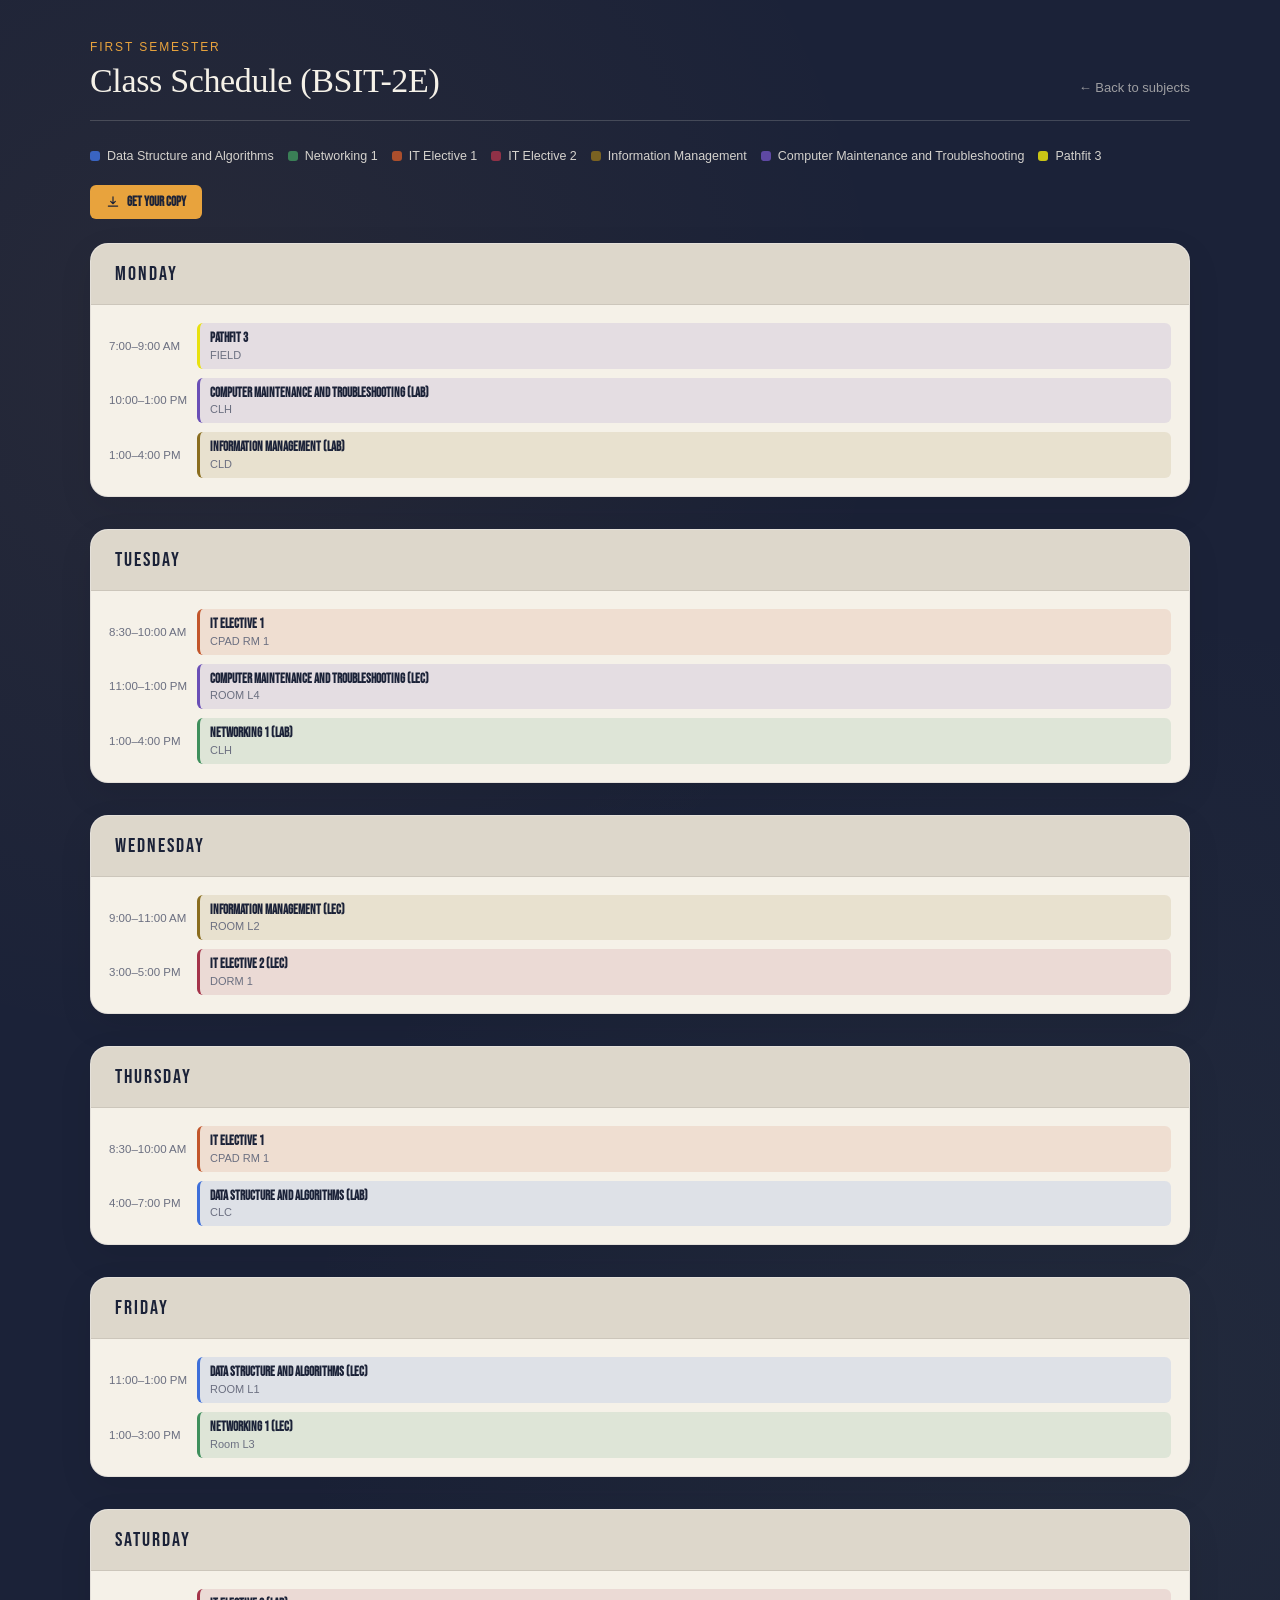
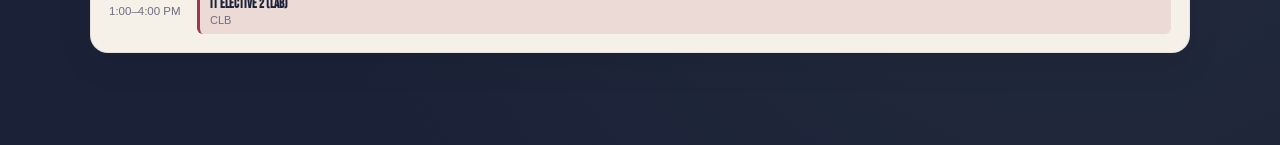
<file: schedule.html>
<!DOCTYPE html>
<html lang="en">
<head>
<meta charset="UTF-8">
<meta name="viewport" content="width=device-width, initial-scale=1">
<title>Class Schedule</title>
<link href="https://fonts.googleapis.com/css2?family=Bebas+Neue&family=VT323&display=swap" rel="stylesheet">
<link rel="stylesheet" href="schedule.css">
</head>
<body>

<div class="wrap">

  <div class="header">
    <div>
      <p class="eyebrow">First semester</p>
      <h1>Class Schedule (BSIT-2E)</h1>
    </div>
    <a href="first-semester.html" class="back-link">← Back to subjects</a>
  </div>

  <div class="legend">
    <div class="legend-item"><span class="legend-swatch" style="background:#3E6FD9;"></span>Data Structure and Algorithms</div>
    <div class="legend-item"><span class="legend-swatch" style="background:#3F8F5C;"></span>Networking 1</div>
    <div class="legend-item"><span class="legend-swatch" style="background:#C2562B;"></span>IT Elective 1</div>
    <div class="legend-item"><span class="legend-swatch" style="background:#A4344A;"></span>IT Elective 2</div>
    <div class="legend-item"><span class="legend-swatch" style="background:#8A6D1F;"></span>Information Management</div>
    <div class="legend-item"><span class="legend-swatch" style="background:#6A4FB6;"></span>Computer Maintenance and Troubleshooting</div>
    <div class="legend-item"><span class="legend-swatch" style="background:#e8e10f;"></span>Pathfit 3</div>
  </div>

  <a href="images/schedule.png" download class="btn-download btn-download-below">
    <svg viewBox="0 0 24 24" fill="none" stroke="currentColor" stroke-width="2">
      <path d="M12 3v12m0 0l-4-4m4 4l4-4M4 19h16" stroke-linecap="round" stroke-linejoin="round"/>
    </svg>
    Get your copy
  </a>

  <div class="days-grid">

    <div class="day-card">
      <div class="day-card-header">Monday</div>
      <div class="day-card-body">
        <div class="day-slot-row">
          <span class="day-slot-time">7:00–9:00 AM</span>
          <div class="slot" style="--slot-color:rgba(106,79,182,0.12);--slot-border:#e8e10f;"><span class="slot-name">Pathfit 3</span><span class="slot-room">FIELD</span></div>
        </div>
        <div class="day-slot-row">
          <span class="day-slot-time">10:00–1:00 PM</span>
          <div class="slot" style="--slot-color:rgba(106,79,182,0.12);--slot-border:#6A4FB6;"><span class="slot-name">Computer Maintenance and Troubleshooting (LAB)</span><span class="slot-room">CLH</span></div>
        </div>
        <div class="day-slot-row">
          <span class="day-slot-time">1:00–4:00 PM</span>
          <div class="slot" style="--slot-color:rgba(138,109,31,0.12);--slot-border:#8A6D1F;"><span class="slot-name">Information Management (LAB)</span><span class="slot-room">CLD</span></div>
        </div>
      </div>
    </div>

    <div class="day-card">
      <div class="day-card-header">Tuesday</div>
      <div class="day-card-body">
        <div class="day-slot-row">
          <span class="day-slot-time">8:30–10:00 AM</span>
          <div class="slot" style="--slot-color:rgba(194,86,43,0.12);--slot-border:#C2562B;"><span class="slot-name">IT Elective 1</span><span class="slot-room">CPAD RM 1</span></div>
        </div>
        <div class="day-slot-row">
          <span class="day-slot-time">11:00–1:00 PM</span>
          <div class="slot" style="--slot-color:rgba(106,79,182,0.12);--slot-border:#6A4FB6;"><span class="slot-name">Computer Maintenance and Troubleshooting (LEC)</span><span class="slot-room">ROOM L4</span></div>
        </div>
        <div class="day-slot-row">
          <span class="day-slot-time">1:00–4:00 PM</span>
          <div class="slot" style="--slot-color:rgba(63,143,92,0.12);--slot-border:#3F8F5C;"><span class="slot-name">Networking 1 (LAB)</span><span class="slot-room">CLH</span></div>
        </div>
      </div>
    </div>

    <div class="day-card">
      <div class="day-card-header">Wednesday</div>
      <div class="day-card-body">
        <div class="day-slot-row">
          <span class="day-slot-time">9:00–11:00 AM</span>
          <div class="slot" style="--slot-color:rgba(138,109,31,0.12);--slot-border:#8A6D1F;"><span class="slot-name">Information Management (LEC)</span><span class="slot-room">ROOM L2</span></div>
        </div>
        <div class="day-slot-row">
          <span class="day-slot-time">3:00–5:00 PM</span>
          <div class="slot" style="--slot-color:rgba(164,52,74,0.12);--slot-border:#A4344A;"><span class="slot-name">IT Elective 2 (LEC)</span><span class="slot-room">DORM 1</span></div>
        </div>
      </div>
    </div>

    <div class="day-card">
      <div class="day-card-header">Thursday</div>
      <div class="day-card-body">
        <div class="day-slot-row">
          <span class="day-slot-time">8:30–10:00 AM</span>
          <div class="slot" style="--slot-color:rgba(194,86,43,0.12);--slot-border:#C2562B;"><span class="slot-name">IT Elective 1</span><span class="slot-room">CPAD RM 1</span></div>
        </div>
        <div class="day-slot-row">
          <span class="day-slot-time">4:00–7:00 PM</span>
          <div class="slot" style="--slot-color:rgba(62,111,217,0.12);--slot-border:#3E6FD9;"><span class="slot-name">Data Structure and Algorithms (LAB)</span><span class="slot-room">CLC</span></div>
        </div>
      </div>
    </div>

    <div class="day-card">
      <div class="day-card-header">Friday</div>
      <div class="day-card-body">
        <div class="day-slot-row">
          <span class="day-slot-time">11:00–1:00 PM</span>
          <div class="slot" style="--slot-color:rgba(62,111,217,0.12);--slot-border:#3E6FD9;"><span class="slot-name">Data Structure and Algorithms (LEC)</span><span class="slot-room">ROOM L1</span></div>
        </div>
        <div class="day-slot-row">
          <span class="day-slot-time">1:00–3:00 PM</span>
          <div class="slot" style="--slot-color:rgba(63,143,92,0.12);--slot-border:#3F8F5C;"><span class="slot-name">Networking 1 (LEC)</span><span class="slot-room">Room L3</span></div>
        </div>
      </div>
    </div>

    <div class="day-card">
      <div class="day-card-header">Saturday</div>
      <div class="day-card-body">
        <div class="day-slot-row">
          <span class="day-slot-time">1:00–4:00 PM</span>
          <div class="slot" style="--slot-color:rgba(164,52,74,0.12);--slot-border:#A4344A;"><span class="slot-name">IT Elective 2 (LAB)</span><span class="slot-room">CLB</span></div>
        </div>
      </div>
    </div>

  </div>

</div>

</body>
</html>
</file>
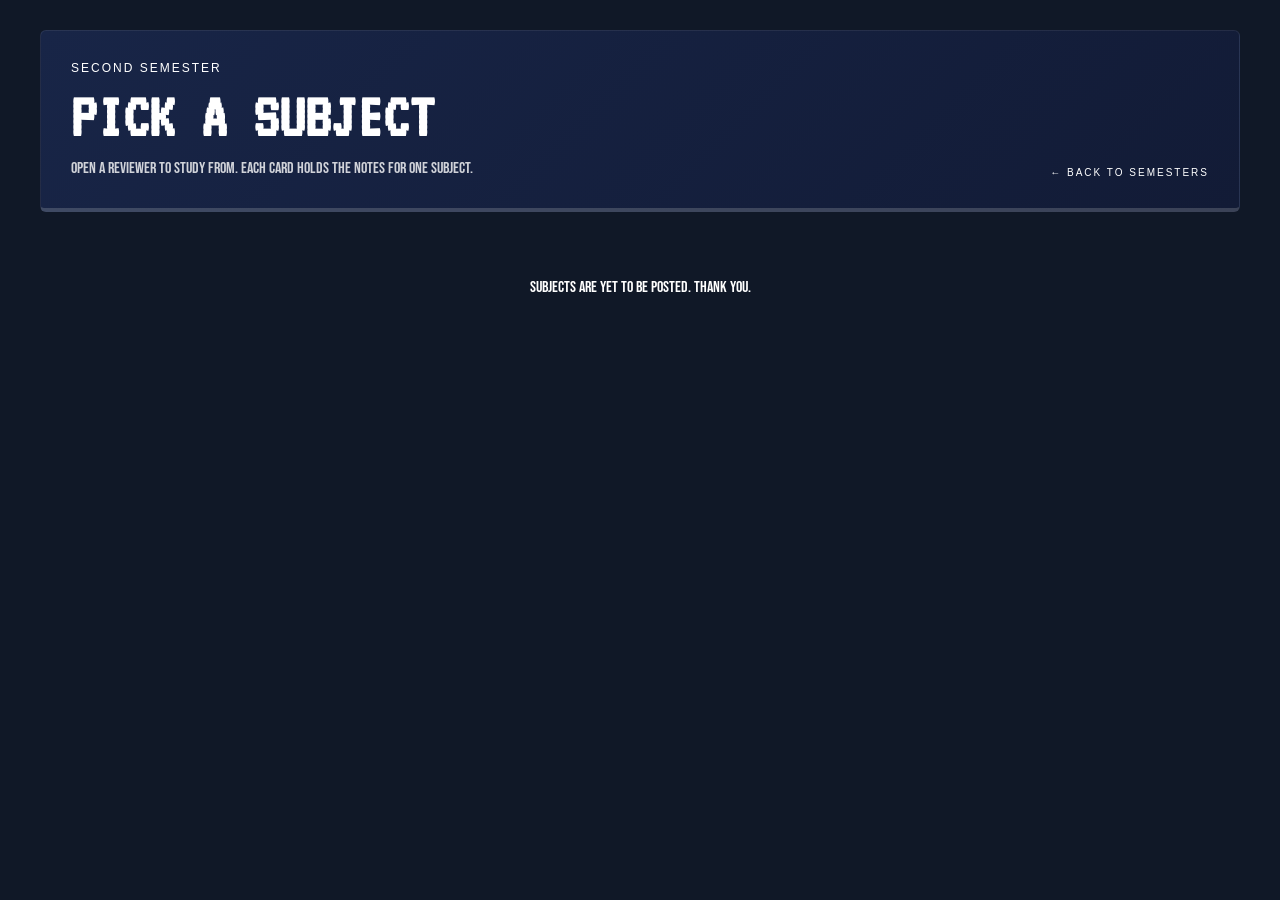
<file: second-semester.html>
<!DOCTYPE html>
<html lang="en">
<head>
<meta charset="UTF-8">
<title>Second Semester — Choose a Subject</title>
<link rel="stylesheet" href="first-semester.css">
<link href="https://fonts.googleapis.com/css2?family=Bebas+Neue&family=VT323&display=swap" rel="stylesheet">
<meta name="viewport" content="width=device-width, initial-scale=1.0">
</head>
<body>

<div class="wrap">

  <div class="header">
    <div>
      <p class="eyebrow">Second semester</p>
      <h1 style="font-family: VT323, monospace; font-size: 4rem;">PICK A SUBJECT</h1>
      <p class="subtitle">Open a reviewer to study from. Each card holds the notes for one subject.</p>
    </div>
    <a href="index.html" class="back-link">← Back to semesters</a>
  </div>

  <div class="grid">
    <p id="announcement" style="font-family:Bebas Neue;display: flex;
    justify-content: center;
    align-items: center; color:#FFFFFF;">Subjects are yet to be posted. Thank you.</p>
  </div>
</div>

</body>
</html>
</file>
<file: schedule.css>
:root {
    --ink: #1B2238;
    --paper: #F5F1E8;
    --paper-dim: #EAE4D6;
    --accent: #E8A33D;
    --sage: #7A8B6F;
    --text-dark: #1B2238;
    --text-muted: #6B6F80;
  }

  * { box-sizing: border-box; }

  body {
    margin: 0;
    background: var(--ink);
    background-image:
      radial-gradient(circle at 15% 20%, rgba(232,163,61,0.06), transparent 40%),
      radial-gradient(circle at 85% 80%, rgba(122,139,111,0.08), transparent 45%);
    font-family: 'Georgia', 'Times New Roman', serif;
    color: var(--paper);
    min-height: 100vh;
    padding: 40px 20px 60px;
  }

  .wrap {
    max-width: 1100px;
    margin: 0 auto;
  }

  .header {
    display: flex;
    justify-content: space-between;
    align-items: flex-end;
    border-bottom: 1px solid rgba(245,241,232,0.18);
    padding-bottom: 20px;
    margin-bottom: 28px;
    flex-wrap: wrap;
    gap: 14px;
  }

  .eyebrow {
    font-family: 'Helvetica Neue', Arial, sans-serif;
    font-size: 12px;
    letter-spacing: 0.16em;
    text-transform: uppercase;
    color: var(--accent);
    margin: 0 0 8px;
  }

  h1 {
    font-size: 34px;
    font-weight: 400;
    margin: 0;
    letter-spacing: -0.01em;
  }

  .back-link {
    font-family: 'Helvetica Neue', Arial, sans-serif;
    font-size: 13px;
    color: var(--paper);
    opacity: 0.6;
    text-decoration: none;
    border-bottom: 1px solid transparent;
    transition: opacity 0.2s ease, border-color 0.2s ease;
    white-space: nowrap;
    padding-bottom: 4px;
  }
  .back-link:hover { opacity: 1; border-color: var(--paper); }

  .btn-download-below {
    margin-bottom: 24px;
  }

  .btn-download {
    font-family: Bebas Neue;
    font-size: 13px;
    font-weight: 600;
    background: var(--accent);
    color: var(--ink);
    border: none;
    border-radius: 6px;
    padding: 9px 16px;
    cursor: pointer;
    display: inline-flex;
    align-items: center;
    gap: 7px;
    text-decoration: none;
    transition: transform 0.15s ease;
  }
  .btn-download:hover { transform: translateY(-1px); }

  .btn-download svg {
    width: 14px;
    height: 14px;
    flex-shrink: 0;
  }

  .legend {
    display: flex;
    flex-wrap: wrap;
    gap: 14px;
    margin-bottom: 22px;
    font-family: 'Helvetica Neue', Arial, sans-serif;
    font-size: 12.5px;
  }

  .legend-item {
    display: flex;
    align-items: center;
    gap: 7px;
    color: var(--paper);
    opacity: 0.85;
  }

  .legend-swatch {
    width: 10px;
    height: 10px;
    border-radius: 3px;
    flex-shrink: 0;
  }

  .slot {
    border-radius: 6px;
    padding: 8px 10px;
    display: flex;
    flex-direction: column;
    justify-content: center;
    gap: 2px;
    background: var(--slot-color, rgba(122,139,111,0.15));
    border-left: 3px solid var(--slot-border, var(--sage));
  }

  .slot-name {
    font-size: 12.5px;
    font-weight: 600;
    color: var(--text-dark);
    line-height: 1.25;
   font-family: Bebas Neue;
  }

  .slot-room {
    font-size: 11px;
    color: var(--text-muted);
   font-family: sans-serif;
  }

  .schedule-card {
    border-radius: 10px;
    overflow: hidden;
    color: var(--text-dark);
  }

  .schedule-scroll {
    overflow-x: auto;
  }

  .mobile-schedule { display: none; }

  .day-card {
     background:var(--paper);
    border-radius:18px;
    overflow:hidden;
    color:var(--text-dark);

    margin-bottom:32px;

    border:1px solid rgba(27,34,56,.08);

    box-shadow:
        0 12px 35px rgba(0,0,0,.08);

    transition:.25s;
  }

  .day-card:hover{
    transform:translateY(-4px);
    box-shadow:
        0 20px 45px rgba(0,0,0,.12);
}

  .day-card-header {
    padding:18px 24px;

    font-family:Bebas Neue;
    font-size:20px;
    letter-spacing:2px;

    background:#ddd7cb;

    border-bottom:1px solid rgba(0,0,0,.08);
  }

  .day-card-body {
    padding: 18px;
    display: flex;
    flex-direction: column;
    gap: 9px;
  }

  .day-slot-row {
    display: flex;
    align-items: stretch;
    gap: 10px;
  }

  .day-slot-time {
    font-family: 'Helvetica Neue', Arial, sans-serif;
    font-size: 11.5px;
    color: var(--text-muted);
    width: 78px;
    flex-shrink: 0;
    display: flex;
    align-items: center;
  }

  .day-slot-row .slot { 
    flex: 1;
   }

  .day-empty {
    font-family: 'Helvetica Neue', Arial, sans-serif;
    font-size: 12.5px;
    color: var(--text-muted);
    opacity: 0.7;
    padding: 6px 4px;
    font-style: italic;
  }

  @media (max-width: 900px) {
    h1 { font-size: 28px; }
    .wrap { max-width: 100%; }
  }

  @media (max-width: 700px) {
    body { padding: 28px 14px 48px; }
    .header { flex-direction: column; align-items: flex-start; }
    h1 { font-size: 24px; }
    .legend { font-size: 11.5px; gap: 10px 14px; }

    .desktop-schedule { display: none; }
    .mobile-schedule { display: block; }
  }

  @media (max-width: 380px) {
    .day-slot-time { width: 64px; font-size: 11px; }
    .slot-name { font-size: 12px; }
  }
</file>
<file: first-semester.css>
body{
    margin:0;
    background:#101827;
    font-family:Arial, sans-serif;
    color:#111;
}

.wrap{
    max-width:1200px;
    margin:auto;
    padding:30px 20px;
}

.header{
    background:linear-gradient(
        135deg,
        #182547,
        #121b36
    );
    border:1px solid rgba(255,255,255,.08);
    border-bottom: 4px solid rgba(245,241,232,0.18);
    color:white;
    padding:30px;
    border-radius:6px;

    display:flex;
    justify-content:space-between;
    align-items:flex-end;
    gap:20px;
}

.eyebrow{
    margin:0;
    text-transform:uppercase;
    letter-spacing:2px;
    font-size:12px;
}

.header h1{
    margin:10px 0;
    font-size:4rem;
    font-weight:900;
}

.subtitle{
    margin:0;
    opacity:.8;
    font-family:Bebas Neue, cursive;
}

.back-link{
    color:white;
    text-decoration:none;
    white-space:nowrap;
    font-family: sans-serif;
    text-transform:uppercase;
    letter-spacing:2px;
    font-size:10px;
}

.back-link:hover{
    opacity:.8;
}

.grid{
    margin-top:50px;

    display:grid;
    grid-template-columns:repeat(auto-fit,minmax(250px,1fr));
    gap:25px;
}

.card{
    background:rgb(243, 227, 227);
    border-radius:12px;
    padding:22px;

    text-decoration:none;
    color:black;

    position:relative;
    overflow:hidden;

    display:flex;
    flex-direction:column;

    min-height:380px;

    box-shadow:0 3px 10px rgba(0,0,0,.06);

    transition:
        transform .25s ease,
        box-shadow .25s ease;
}

.card::before{
    content:"";
    position:absolute;
    top:0;
    left:0;

    width:100%;
    height:6px;

    background:var(--tab-color);
}

.card:hover{
    transform:translateY(-8px);
    box-shadow:0 18px 35px rgba(0,0,0,.15);
}

.card-units{
    margin-top:10px;
    text-transform:uppercase;
    font-size:13px;
    font-weight:700;
    color:#555;
}

.card-name{
    margin:20px 0;
    font-family: VT323, monospace;
    font-size:2rem;
    line-height:1.35;

    min-height:130px;
}

.card p{
    margin-top:0;
}

.mob-slot{
    flex:1;

    display:flex;
    justify-content:center;
    align-items:center;
}

.mob-img{
    width:90px;
    height:90px;
    object-fit:contain;

    transition:
        transform .25s ease;
}

.card:hover .mob-img{
    transform:scale(1.12);
}

.card-tag{
    margin-top:auto;
    font-family:Bebas Neue, cursive;

    font-weight:700;
    color:var(--tab-color);
}

.card-tag::after{
    content:" →";
}

@media (max-width:900px){

    .header h1{
        font-size:3rem;
    }

    .card-name{
        min-height:auto;
    }
}

@media (max-width:700px){

    .wrap{
        padding:15px;
    }

    .header{
        flex-direction:column;
        align-items:flex-start;
    }

    .header h1{
        font-size:2.4rem;
    }

    .back-link{
        margin-top:10px;
    }

    .card{
        min-height:auto;
    }

    .card-name{
        font-size:1.7rem;
        min-height:auto;
    }

    .mob-img{
        width:90px;
        height:90px;
    }
}
</file>
